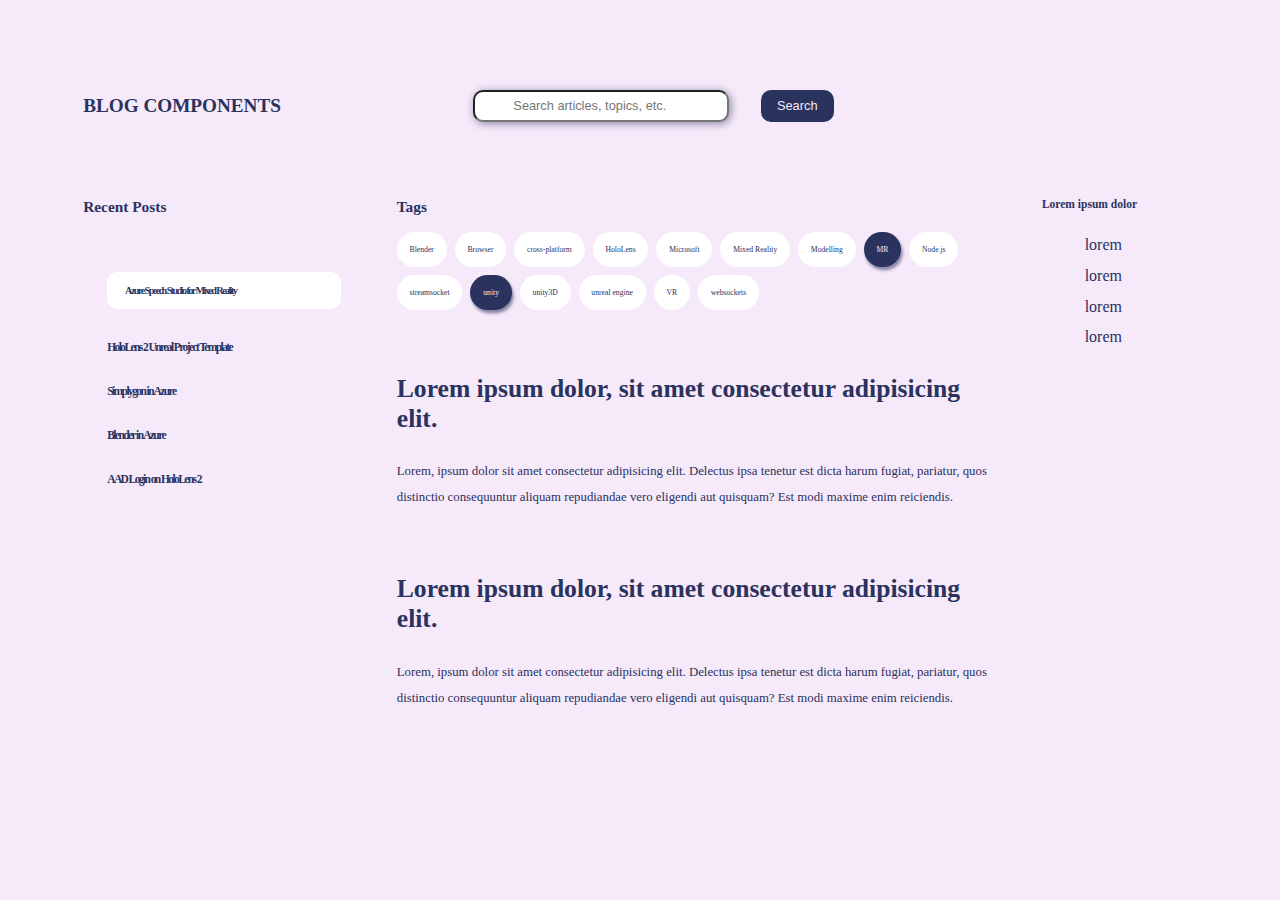
<file: Blog-components1/index.html>
<!DOCTYPE html>
<html lang="en">
  <head>
    <meta charset="UTF-8" />
    <link rel="stylesheet" href="../reset.css" />
    <link rel="stylesheet" href="./style.css" />
    <link
      rel="stylesheet"
      href="https://cdnjs.cloudflare.com/ajax/libs/font-awesome/6.2.1/css/all.min.css"
      integrity="sha512-MV7K8+y+gLIBoVD59lQIYicR65iaqukzvf/nwasF0nqhPay5w/9lJmVM2hMDcnK1OnMGCdVK+iQrJ7lzPJQd1w=="
      crossorigin="anonymous"
      referrerpolicy="no-referrer"
    />
    <title>Blog Components</title>
  </head>
  <body>
    <div id="wrapper">
      <div class="container">
        <header class="header">
          <h1 id="logo">BLOG COMPONENTS</h1>
          <div class="input-box">
            <label for="input">
              <i class="fa-solid fa-magnifying-glass icon"></i>
              <input
                type="text"
                id="input"
                placeholder="Search articles, topics, etc."
              />
            </label>
            <button class="search-btn">Search</button>
          </div>
        </header>
        <aside id="aside">
          <div class="recent-post-box">
            <h4>Recent Posts</h4>
            <ul class="navigation">
              <li class="nav-item">
                <input
                  type="radio"
                  id="nav1"
                  class="input-radio"
                  name="nav"
                  checked
                /><label for="nav1"
                  >Azure Speech Studio for Mixed Reality</label
                >
              </li>
              <li class="nav-item">
                <input
                  type="radio"
                  id="nav2"
                  class="input-radio"
                  name="nav"
                /><label for="nav2">HoloLens 2 Unreal Project Template</label>
              </li>
              <li class="nav-item">
                <input
                  type="radio"
                  id="nav3"
                  class="input-radio"
                  name="nav"
                /><label for="nav3">Simplygon in Azure</label>
              </li>
              <li class="nav-item">
                <input
                  type="radio"
                  id="nav4"
                  class="input-radio"
                  name="nav"
                /><label for="nav4">Blender in Azure</label>
              </li>
              <li class="nav-item">
                <input
                  type="radio"
                  id="nav5"
                  class="input-radio"
                  name="nav"
                /><label for="nav5">AAD Login on HoloLens 2</label>
              </li>
            </ul>
          </div>
        </aside>
        <main id="main">
          <section class="left">
            <section class="tags">
              <h4>Tags</h4>
              <ul class="tag-list">
                <li class="tag-item">
                  <input type="checkbox" id="tag1" /><label for="tag1"
                    >Blender</label
                  >
                </li>
                <li class="tag-item">
                  <input type="checkbox" id="tag2" /><label for="tag2"
                    >Browser</label
                  >
                </li>
                <li class="tag-item">
                  <input type="checkbox" id="tag3" /><label for="tag3"
                    >cross-platform</label
                  >
                </li>
                <li class="tag-item">
                  <input type="checkbox" id="tag4" /><label for="tag4"
                    >HoloLens</label
                  >
                </li>
                <li class="tag-item">
                  <input type="checkbox" id="tag5" /><label for="tag5"
                    >Microsoft</label
                  >
                </li>
                <li class="tag-item">
                  <input type="checkbox" id="tag6" /><label for="tag6"
                    >Mixed Reality</label
                  >
                </li>
                <li class="tag-item">
                  <input type="checkbox" id="tag7" /><label for="tag7"
                    >Modelling</label
                  >
                </li>
                <li class="tag-item">
                  <input type="checkbox" id="tag8" checked /><label for="tag8"
                    >MR</label
                  >
                </li>
                <li class="tag-item">
                  <input type="checkbox" id="tag9" /><label for="tag9"
                    >Node.js</label
                  >
                </li>
                <li class="tag-item">
                  <input type="checkbox" id="tag10" /><label for="tag10"
                    >streamsocket</label
                  >
                </li>
                <li class="tag-item">
                  <input type="checkbox" id="tag11" checked /><label for="tag11"
                    >unity</label
                  >
                </li>
                <li class="tag-item">
                  <input type="checkbox" id="tag12" /><label for="tag12"
                    >unity3D</label
                  >
                </li>
                <li class="tag-item">
                  <input type="checkbox" id="tag13" /><label for="tag13"
                    >unreal engine</label
                  >
                </li>
                <li class="tag-item">
                  <input type="checkbox" id="tag14" /><label for="tag14"
                    >VR</label
                  >
                </li>
                <li class="tag-item">
                  <input type="checkbox" id="tag15" /><label for="tag15"
                    >websockets</label
                  >
                </li>
              </ul>
            </section>
            <section class="posts blank-box">
              <h3>Lorem ipsum dolor, sit amet consectetur adipisicing elit.</h3>
              <p>
                Lorem, ipsum dolor sit amet consectetur adipisicing elit.
                Delectus ipsa tenetur est dicta harum fugiat, pariatur, quos
                distinctio consequuntur aliquam repudiandae vero eligendi aut
                quisquam? Est modi maxime enim reiciendis.
              </p>
            </section>
            <section class="posts blank-box">
              <h3>Lorem ipsum dolor, sit amet consectetur adipisicing elit.</h3>
              <p>
                Lorem, ipsum dolor sit amet consectetur adipisicing elit.
                Delectus ipsa tenetur est dicta harum fugiat, pariatur, quos
                distinctio consequuntur aliquam repudiandae vero eligendi aut
                quisquam? Est modi maxime enim reiciendis.
              </p>
            </section>
          </section>
          <section class="right">
            <section class="blank-box">
              <h3>Lorem ipsum dolor</h3>
              <ul>
                <li>lorem</li>
                <li>lorem</li>
                <li>lorem</li>
                <li>lorem</li>
              </ul>
            </section>
          </section>
        </main>
      </div>
    </div>
  </body>
</html>
</file>
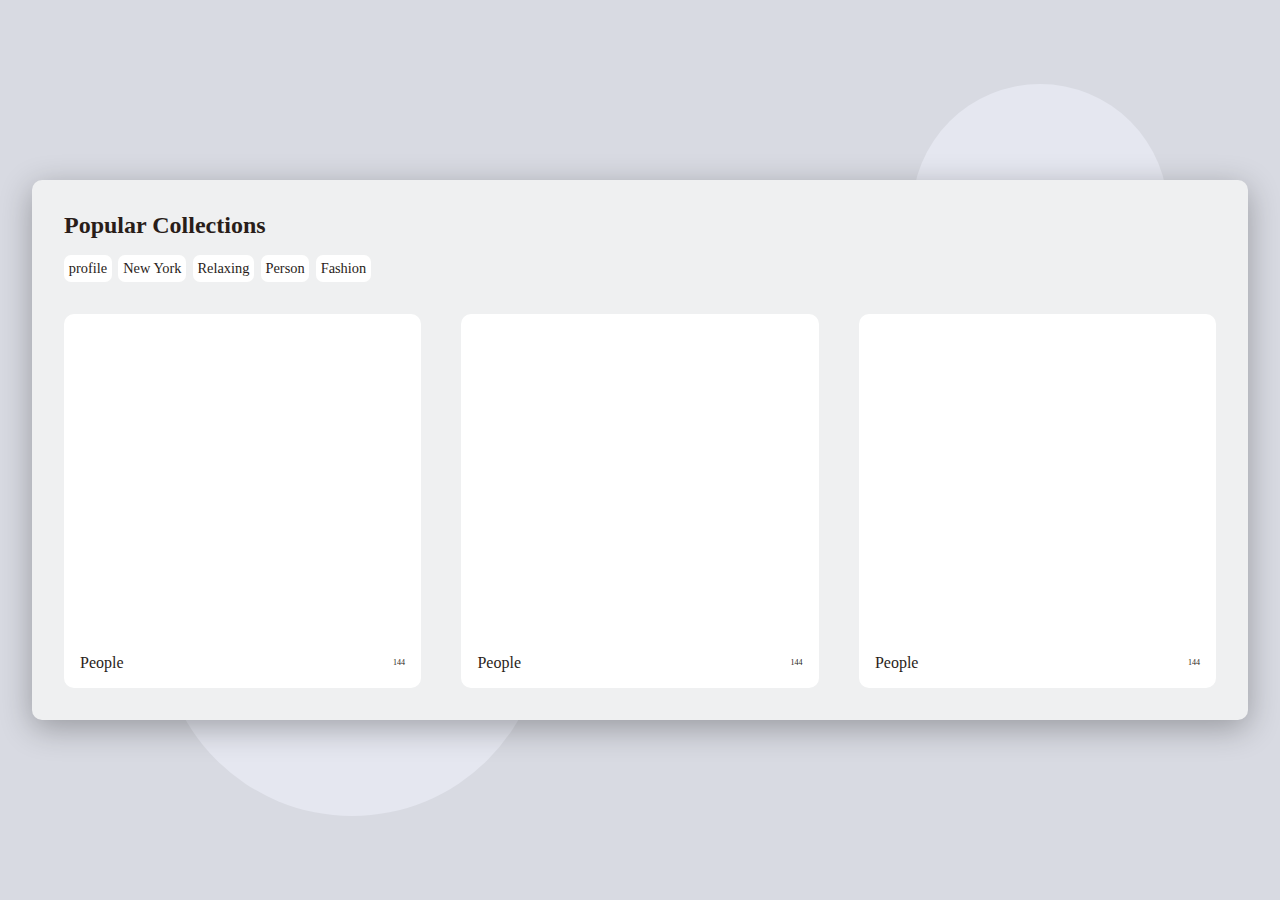
<file: Collections-list/index.html>
<!DOCTYPE html>
<html lang="en">
  <head>
    <meta charset="UTF-8" />
    <link rel="stylesheet" href="../reset.css" />
    <link rel="stylesheet" href="./style.css" />
    <link
      rel="stylesheet"
      href="https://cdnjs.cloudflare.com/ajax/libs/font-awesome/6.2.1/css/all.min.css"
      integrity="sha512-MV7K8+y+gLIBoVD59lQIYicR65iaqukzvf/nwasF0nqhPay5w/9lJmVM2hMDcnK1OnMGCdVK+iQrJ7lzPJQd1w=="
      crossorigin="anonymous"
      referrerpolicy="no-referrer"
    />
    <title>Collections list</title>
  </head>
  <body>
    <div id="wrapper">
      <div class="container">
        <header class="header">
          <h2 class="header__title">Popular Collections</h2>
          <ul class="header__tags">
            <li class="header__tagItem">profile</li>
            <li class="header__tagItem">New York</li>
            <li class="header__tagItem">Relaxing</li>
            <li class="header__tagItem">Person</li>
            <li class="header__tagItem">Fashion</li>
          </ul>
        </header>
        <div class="componentsBox">
          <div class="componentsBox__components">
            <div class="components__imgBox">
              <div class="imgBox__img--main img1"></div>
              <div class="imgBox__img--sub img2"></div>
              <div class="imgBox__img--sub img3"></div>
              <div class="imgBox__img--sub img4"></div>
            </div>
            <div class="components__footer">
              <div class="components__title">People</div>
              <i class="fa-regular fa-image"></i>
              <div class="components__like">144</div>
            </div>
          </div>
          <div class="componentsBox__components">
            <div class="components__imgBox">
              <div class="imgBox__img--main img1"></div>
              <div class="imgBox__img--sub img2"></div>
              <div class="imgBox__img--sub img3"></div>
              <div class="imgBox__img--sub img4"></div>
            </div>
            <div class="components__footer">
              <div class="components__title">People</div>
              <i class="fa-regular fa-image"></i>
              <div class="components__like">144</div>
            </div>
          </div>
          <div class="componentsBox__components">
            <div class="components__imgBox">
              <div class="imgBox__img--main img1"></div>
              <div class="imgBox__img--sub img2"></div>
              <div class="imgBox__img--sub img3"></div>
              <div class="imgBox__img--sub img4"></div>
            </div>
            <div class="components__footer">
              <div class="components__title">People</div>
              <i class="fa-regular fa-image"></i>
              <div class="components__like">144</div>
            </div>
          </div>
        </div>
      </div>
    </div>
  </body>
</html>
</file>
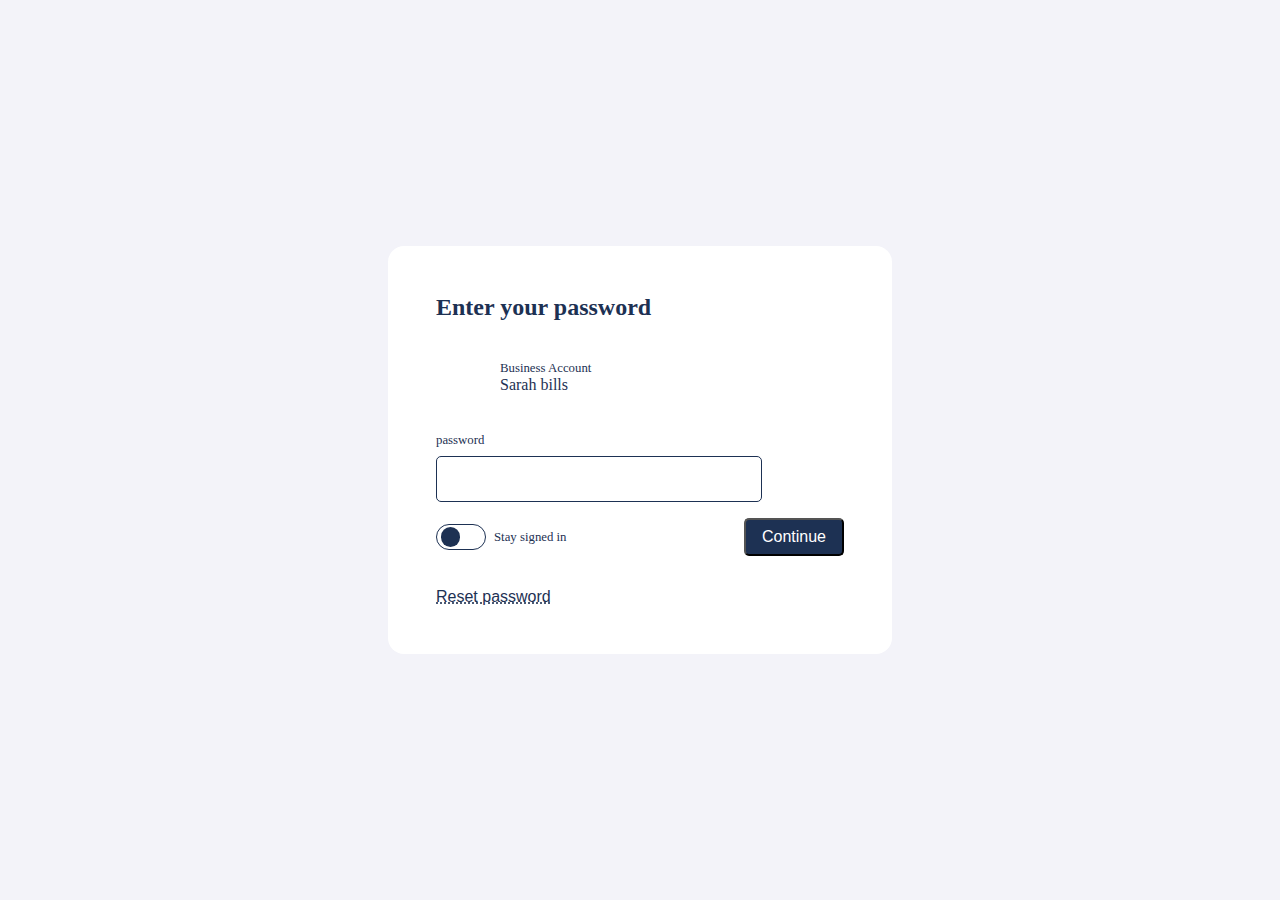
<file: Enter-password/index.html>
<!DOCTYPE html>
<html lang="en">
  <head>
    <meta charset="UTF-8" />
    <link rel="stylesheet" href="../reset.css" />
    <link rel="stylesheet" href="./style.css" />
    <link
      rel="stylesheet"
      href="https://cdnjs.cloudflare.com/ajax/libs/font-awesome/6.2.1/css/all.min.css"
      integrity="sha512-MV7K8+y+gLIBoVD59lQIYicR65iaqukzvf/nwasF0nqhPay5w/9lJmVM2hMDcnK1OnMGCdVK+iQrJ7lzPJQd1w=="
      crossorigin="anonymous"
      referrerpolicy="no-referrer"
    />
    <title>Enter password</title>
  </head>
  <body>
    <div id="wrapper">
      <div class="container">
        <header class="header">
          <h2 class="header__title">Enter your password</h2>
        </header>
        <div class="profile">
          <div class="profile__img"></div>
          <div class="profile__description">
            <span class="profile__description--sub">Business Account</span
            ><span class="profile__description--userName">Sarah bills</span>
          </div>
        </div>
        <div class="passwordBox">
          <div class="passwordBox__text">password</div>
          <div class="passwordBox__input">
            <i class="fa-solid fa-lock lock-icon"></i>
            <input type="password" />
            <i class="fa-regular fa-eye-slash hide-icon"></i>
          </div>
        </div>
        <section class="btnSection">
          <section class="btnSection__staySignedinSection">
            <input type="checkbox" id="stay" /><label
              for="stay"
              class="staySignedinSection__text"
              >Stay signed in</label
            >
          </section>
          <section class="submitSection">
            <button class="submitSection__btn">Continue</button>
          </section>
        </section>
        <div class="reset">
          <button class="reset__btn">Reset password</button>
        </div>
      </div>
    </div>
  </body>
</html>
</file>
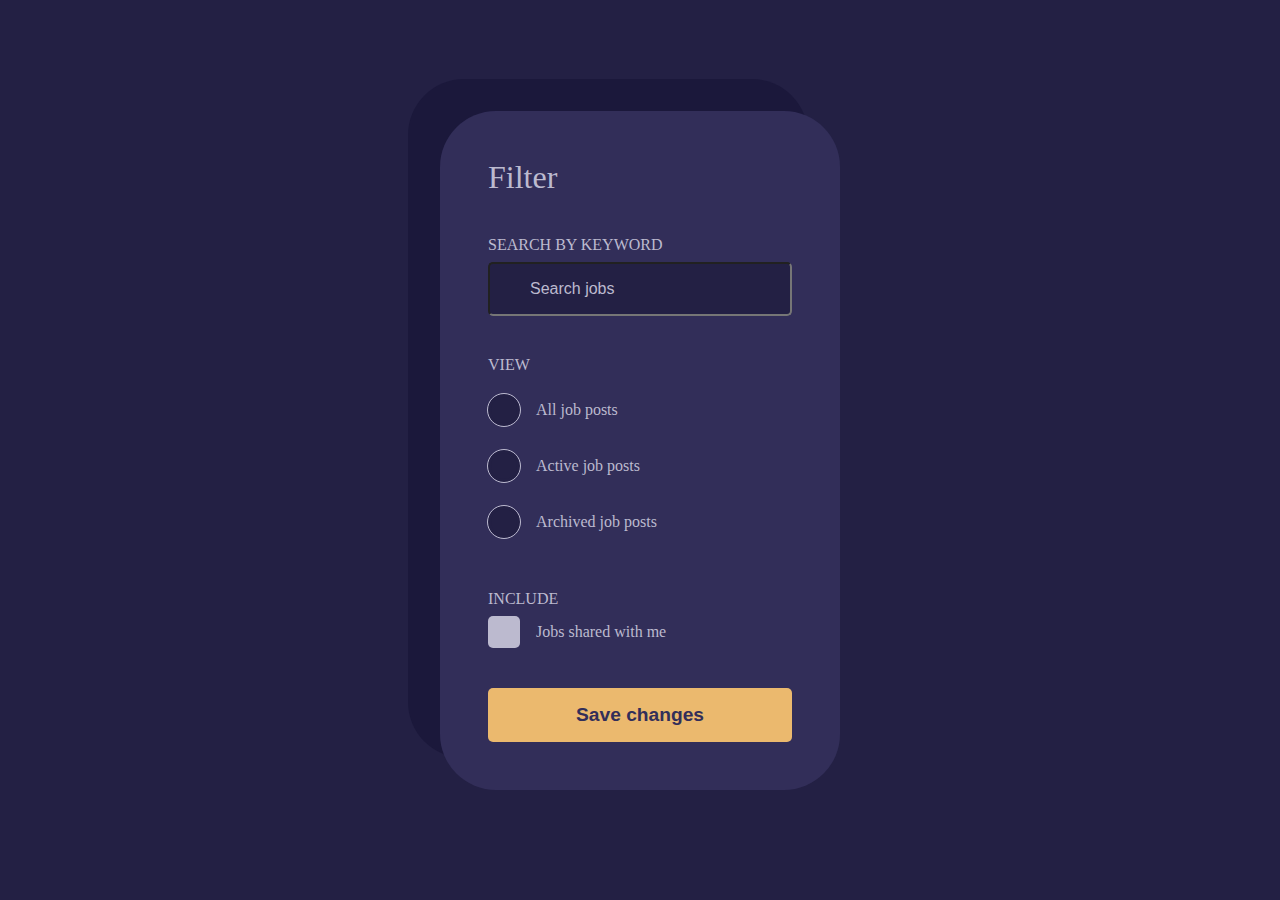
<file: Filter-modal/index.html>
<!DOCTYPE html>
<html lang="en">
  <head>
    <meta charset="UTF-8" />
    <title>Filter Modal</title>
    <link rel="stylesheet" href="../reset.css" />
    <link rel="stylesheet" href="./style.css" />
    <link
      rel="stylesheet"
      href="https://cdnjs.cloudflare.com/ajax/libs/font-awesome/6.2.1/css/all.min.css"
      integrity="sha512-MV7K8+y+gLIBoVD59lQIYicR65iaqukzvf/nwasF0nqhPay5w/9lJmVM2hMDcnK1OnMGCdVK+iQrJ7lzPJQd1w=="
      crossorigin="anonymous"
      referrerpolicy="no-referrer"
    />
  </head>
  <body>
    <div id="wrapper">
      <div class="container">
        <header class="modalHeader">
          <div class="modalHeader__title">Filter</div>
          <div class="modalHeader__icon--close">
            <i class="fa-solid fa-xmark"></i>
          </div>
        </header>
        <div class="searchBox">
          <div class="searchBox__title box-title">SEARCH BY KEYWORD</div>
          <label for="search">
            <input
              class="searchBox__input"
              placeholder="Search jobs"
              id="search"
            />
            <div class="searchBox__icon">
              <i class="fa-solid fa-magnifying-glass"></i>
            </div>
          </label>
        </div>
        <div class="viewListBox">
          <div class="viewListBox__title box-title">VIEW</div>
          <ul class="viewListBox__list">
            <li class="viewListBox__listItem">
              <input type="radio" id="list-item1" name="radio" />
              <label for="list-item1"> All job posts </label>
            </li>
            <li class="viewListBox__listItem">
              <input type="radio" id="list-item2" name="radio" />
              <label for="list-item2"> Active job posts</label>
            </li>
            <li class="viewListBox__listItem">
              <input type="radio" id="list-item3" name="radio" /><label
                for="list-item3"
              >
                Archived job posts</label
              >
            </li>
          </ul>
        </div>
        <div class="includeBtnBox">
          <div class="includeBtnBox__title box-title">INCLUDE</div>
          <div class="includeBtnBox__checkBox">
            <input type="checkbox" id="checkbox" />
            <div class="includeBtnBox__icon">
              <i class="fa-solid fa-check"></i>
            </div>
            <label for="checkbox">Jobs shared with me </label>
          </div>
        </div>
        <button class="btn">Save changes</button>
      </div>
    </div>
  </body>
</html>
</file>
<file: Blog-components1/style.css>
:root {
  --main-color: #2a325e;
  --background-color: #f6e9f9;
  --inner-padding: 2vw 1.5vw;
}
body {
  color: var(--main-color);
}
::-webkit-scrollbar {
  display: none;
}
#wrapper {
  min-height: 100vh;
  background: var(--background-color);
}
.container {
  display: flex;
  flex-wrap: wrap;
  padding: 5vw;
  gap: 2vw;
}
.header {
  display: flex;
  align-items: center;
  width: 100%;
  padding: var(--inner-padding);
  /* background-color: bisque; */
}

/* header */
#logo {
  cursor: pointer;
  margin-right: 15vw;
  font-size: 1.5vw;
}
.input-box {
  display: flex;
  position: relative;
  font-size: 1.5vw;
  padding: 0;
}

#input {
  background-color: #fff;
  font-size: 1vw;
  width: 20vw;
  border-radius: 10px;
  height: 2.5vw;
  padding-left: 3vw;
  margin-right: 2rem;
  box-shadow: 0.1rem 0.1rem 0.5rem #8484a4;
}
.search-btn {
  background: var(--main-color);
  font-size: 1vw;
  height: 2.5vw;
  padding: 0 1rem;
  color: var(--background-color);
  border: none;
  border-radius: 10px;
}
.search-btn:hover {
  box-shadow: 0.1rem 0.2rem 0.1rem #8484a4;
}

.icon {
  position: absolute;
  z-index: 1;
  font-size: 1vw;
  left: 1.2vw;
  top: 0.75vw;
  align-self: center;
}

/* aside */

#aside {
  width: 25%;
}
.recent-post-box {
  padding: var(--inner-padding);
}
h4 {
  font-size: 1.2vw;
  margin-bottom: 1rem;
}
.navigation {
  padding: 0.5rem;
  transform: translateX(1rem);
  overflow: hidden;
}
.nav-item {
  margin: 2.5vw 0;
}
.nav-item label {
  cursor: pointer;
  display: block;
  font-weight: 650;
  font-size: 0.9vw;
  letter-spacing: -0.1rem;
}
.input-radio {
  display: none;
}
.input-radio:checked + label {
  font-size: 0.8vw;
  background-color: #fff;
  /* box-shadow: 0.1rem 0.1rem 0.5rem #8484a4; */
  padding: 1vw 1.4vw;
  border-radius: 10px;
}

/* main */

#main {
  display: flex;
  border-radius: 15px;
  width: 70%;
  overflow: auto;
}

.left {
  width: 80%;
  padding: var(--inner-padding);
}
.tag-list {
  display: flex;
  flex-wrap: wrap;
  gap: 0.5rem;
}

input[type="checkbox"] {
  display: none;
}

.tag-item {
  color: var(--main-color);
}
.tag-item label {
  background-color: #fff;
  display: block;
  font-size: 0.6vw;
  border-radius: 20px;
  padding: 1vw;
  cursor: pointer;
}
input[type="checkbox"]:checked + label {
  background-color: var(--main-color);
  color: var(--background-color);
  box-shadow: 0.1rem 0.2rem 0.2rem #8484a4;
}
.posts {
  margin-top: 5vw;
}
.posts h3 {
  font-size: 2vw;
  margin-bottom: 2vw;
}
.posts p {
  font-size: 1vw;
  line-height: 2vw;
}
.right {
  width: 20%;
  padding: var(--inner-padding);
}
.right h3 {
  margin-bottom: 2vw;
  font-size: 0.9vw;
}
.right li {
  cursor: pointer;
  text-align: center;
  margin-bottom: 1vw;
}
.right li:hover {
  background: var(--main-color);
  color: var(--background-color);
  border-radius: 10px;
}
.blank-box {
  width: 100%;
  border-radius: 25px;
}
</file>
<file: Collections-list/style.css>
/* root */
:root {
  --primary-color: #eff0f1;
  --background-color: #d8dae2;
  --font-color: #291d19;
}
body {
  background-color: var(--background-color);
}

/* wrapper */
#wrapper {
  height: 100vh;

  color: var(--font-color);
  display: flex;
  justify-content: center;
  align-items: center;
}

/* container */
.container {
  position: relative;
  width: 95vw;
  padding: 2rem;
  background-color: var(--primary-color);
  border-radius: 10px;
  box-shadow: 0 0.5rem 2rem rgba(0, 0, 0, 0.3);
}
.container::after {
  content: "";
  width: 20vw;
  aspect-ratio: 1/1;
  position: absolute;
  background-color: #e5e7f0;
  border-radius: 50%;
  top: -6rem;
  z-index: -1;
  right: 5rem;
}
.container::before {
  content: "";
  width: 30vw;
  aspect-ratio: 1/1;
  position: absolute;
  background-color: #e5e7f0;
  border-radius: 50%;
  bottom: -6rem;
  z-index: -1;
  left: 8rem;
}

/* header */
.header__title {
  margin-bottom: 1rem;
}
.header__tags {
  display: flex;
  font-weight: 500;
  gap: 0.4rem;
  margin-bottom: 2rem;
}
.header__tagItem {
  font-size: 0.9rem;
  background-color: white;
  padding: 0.3rem;
  border-radius: 7px;
}

.componentsBox {
  display: flex;
  justify-content: space-between;
}

.componentsBox__components {
  background-color: white;
  border-radius: 10px;
  padding: 1rem;
  width: 31%;
}

.components__imgBox {
  display: flex;
  flex-wrap: wrap;
  justify-content: space-between;
  margin-bottom: 1rem;
}
.components__imgBox > * {
  cursor: pointer;
  border-radius: 10px;
  background-size: cover;
  background-position: center;
}
.imgBox__img--main {
  width: 100%;
  aspect-ratio: 1/0.7;
  margin-bottom: 0.5rem;
}
.imgBox__img--sub {
  width: 32%;
  aspect-ratio: 1/0.7;
}
.img1 {
  background-image: url(https://images.unsplash.com/photo-1504593811423-6dd665756598?ixlib=rb-4.0.3&ixid=MnwxMjA3fDB8MHxzZWFyY2h8MTh8fHBlcnNvbnxlbnwwfHwwfHw%3D&auto=format&fit=crop&w=500&q=60);
}
.img2 {
  background-image: url(https://images.unsplash.com/photo-1599566150163-29194dcaad36?ixlib=rb-4.0.3&ixid=MnwxMjA3fDB8MHxwaG90by1wYWdlfHx8fGVufDB8fHx8&auto=format&fit=crop&w=987&q=80);
}
.img3 {
  background-image: url(https://images.unsplash.com/photo-1496302662116-35cc4f36df92?ixlib=rb-4.0.3&ixid=MnwxMjA3fDB8MHxwaG90by1wYWdlfHx8fGVufDB8fHx8&auto=format&fit=crop&w=1170&q=80);
}
.img4 {
  background-image: url(https://images.unsplash.com/photo-1494959764136-6be9eb3c261e?ixlib=rb-4.0.3&ixid=MnwxMjA3fDB8MHxzZWFyY2h8MTZ8fHBlcnNvbnxlbnwwfHwwfHw%3D&auto=format&fit=crop&w=500&q=60);
}

.components__footer {
  display: flex;
  justify-content: space-between;
  align-items: center;
  font-weight: 500;
  gap: 0.3rem;
  font-size: 0.5rem;
}
.components__title {
  flex-grow: 1;
  font-size: 1rem;
}
</file>
<file: Enter-password/style.css>
/* root */
:root {
  --wrapper-background: #f3f3f9;
  --primary-color: #1d3153;
  --white-color: #fff;
}

#wrapper {
  background-color: var(--wrapper-background);
  height: 100vh;
  display: flex;
  justify-content: center;
  align-items: center;
}

.container {
  background-color: var(--white-color);
  padding: 3rem;
  border-radius: 1rem;
  max-width: 50vw;
  color: var(--primary-color);
}

/* profile */
.profile {
  display: flex;
  align-items: center;
  gap: 1rem;
  margin-top: 2rem;
}

.profile__img {
  background-image: url(https://i.pinimg.com/736x/54/6a/15/546a15ac55493c6653a4aaa3d6c2208f.jpg);
  width: 3rem;
  height: 3rem;
  background-position: center;
  background-size: cover;
  border-radius: 50%;
}
.profile__description {
  display: flex;
  flex-direction: column;
}
.profile__description--sub,
.passwordBox__text,
.staySignedinSection__text {
  font-size: 0.8rem;
  font-weight: 500;
}
.profile__description--userName {
  font-weight: 500;
}

/* password box */
.passwordBox {
  margin-top: 2rem;
}

.passwordBox__input {
  margin-top: 0.5rem;
  display: flex;
  align-items: center;
  position: relative;
  justify-content: space-between;
}
.passwordBox__input input {
  border: 1px solid var(--primary-color);
  border-radius: 5px;
  font-size: 1.5em;
  width: 80%;
  padding: 0.5rem 3rem;
}
.lock-icon {
  position: absolute;
  left: 1rem;
}

.hide-icon {
  text-align: center;
  cursor: pointer;
}

.btnSection {
  margin-top: 1rem;
  display: flex;
  align-items: center;
  justify-content: space-between;
}
.staySignedinSection__text {
  cursor: pointer;
  position: relative;
  display: flex;
  align-items: center;
  height: 1.5rem;
}
.staySignedinSection__text::before {
  content: "";
  display: inline-block;
  width: 3rem;
  height: 100%;
  margin-right: 0.5rem;
  border-radius: 25px;
  border: 1px solid var(--primary-color);
}
.staySignedinSection__text::after {
  content: "";
  position: absolute;
  left: 0.3rem;
  width: 1.2rem;
  height: 1.2rem;
  margin-right: 0.5rem;
  border-radius: 50%;
  background-color: var(--primary-color);
  transition: 0.3s all;
}
input[type="checkbox"] {
  display: none;
}
input[type="checkbox"]:checked + label::after {
  left: 1.6rem;
}

.submitSection__btn {
  background-color: var(--primary-color);
  color: white;
  border-radius: 5px;
  padding: 0.5rem 1rem;
}

button {
  font-size: 1rem;
}
.reset {
  margin-top: 2rem;
}
.reset__btn {
  font-weight: 500;
  background-color: transparent;

  border: none;
  color: var(--primary-color);
  text-decoration: underline dotted;
}

/* media query */

@media screen and (max-width: 768px) {
  .container {
    max-width: 80vw;
  }
}
@media screen and (max-width: 480px) {
  .container {
    max-width: 90vw;
  }
}
</file>
<file: Filter-modal/style.css>
:root {
  --main-color: #322e59;
  --sub-color: #232044;
  --background-color: #232044;
  --shadow-color: #1b183b;
  --font-color: #bcbacf;
}

/* common */
label {
  cursor: pointer;
}

#wrapper {
  background-color: var(--background-color);
  color: var(--font-color);
  height: 100vh;
  display: flex;
  justify-content: center;
  align-items: center;
}

.container {
  background-color: var(--main-color);
  border-radius: 3.5rem;
  padding: 3rem;
  width: 25rem;
  box-shadow: -2rem -2rem var(--shadow-color);
}

/* modal header */
.modalHeader {
  display: flex;
  justify-content: space-between;
  font-size: 2rem;
  margin-bottom: 2.5rem;
}

.modalHeader__icon--close {
  cursor: pointer;
}

/* searchBox */
.searchBox {
  margin-bottom: 2.5rem;
}
.box-title {
  font-weight: 500;
  margin-bottom: 0.5rem;
}
.searchBox__input {
  background-color: var(--sub-color);
  color: var(--font-color);
  font-size: 1rem;
  border-radius: 5px;
  padding: 1rem;
  padding-left: 2.5rem;
  width: 100%;
}
.searchBox__input::-webkit-input-placeholder {
  color: var(--font-color);
}
.searchBox label {
  position: relative;
}
.searchBox__icon {
  position: absolute;
  top: 0;
  left: 1rem;
}

/* view list */
.viewListBox {
  margin-bottom: 2.5rem;
}
.viewListBox__listItem {
  position: relative;
  display: flex;
  align-items: center;
  height: 3.5rem;
}
.viewListBox__listItem input {
  display: none;
}
.viewListBox__listItem label {
  display: flex;
  align-items: center;
}

.viewListBox__listItem label::before {
  content: "";
  width: 2rem;
  height: 2rem;
  border: 3px solid var(--sub-color);
  outline: 1px solid var(--font-color);
  background-color: var(--sub-color);
  border-radius: 50%;
  box-sizing: border-box;
  margin-right: 1rem;
}
input[type="radio"]:checked + label::before {
  background-color: var(--font-color);
}

/* include */
.includeBtnBox {
  margin-bottom: 2.5rem;
}

input[type="checkbox"] {
  display: none;
}
.includeBtnBox__checkBox {
  display: flex;
  align-items: center;
  gap: 1rem;
}
.includeBtnBox__icon {
  display: flex;
  width: 2rem;
  height: 2rem;
  cursor: pointer;
  justify-content: center;
  align-items: center;
  background-color: var(--font-color);
  border-radius: 5px;
}

input[type="checkbox"]:checked + .includeBtnBox__icon {
  color: var(--main-color);
}

/* btn */
.btn {
  display: block;
  width: 100%;
  background-color: #ebb96e;
  color: var(--main-color);
  border: none;
  border-radius: 5px;
  padding: 1rem;
  font-weight: bold;
  font-size: 1.2rem;
}
</file>
